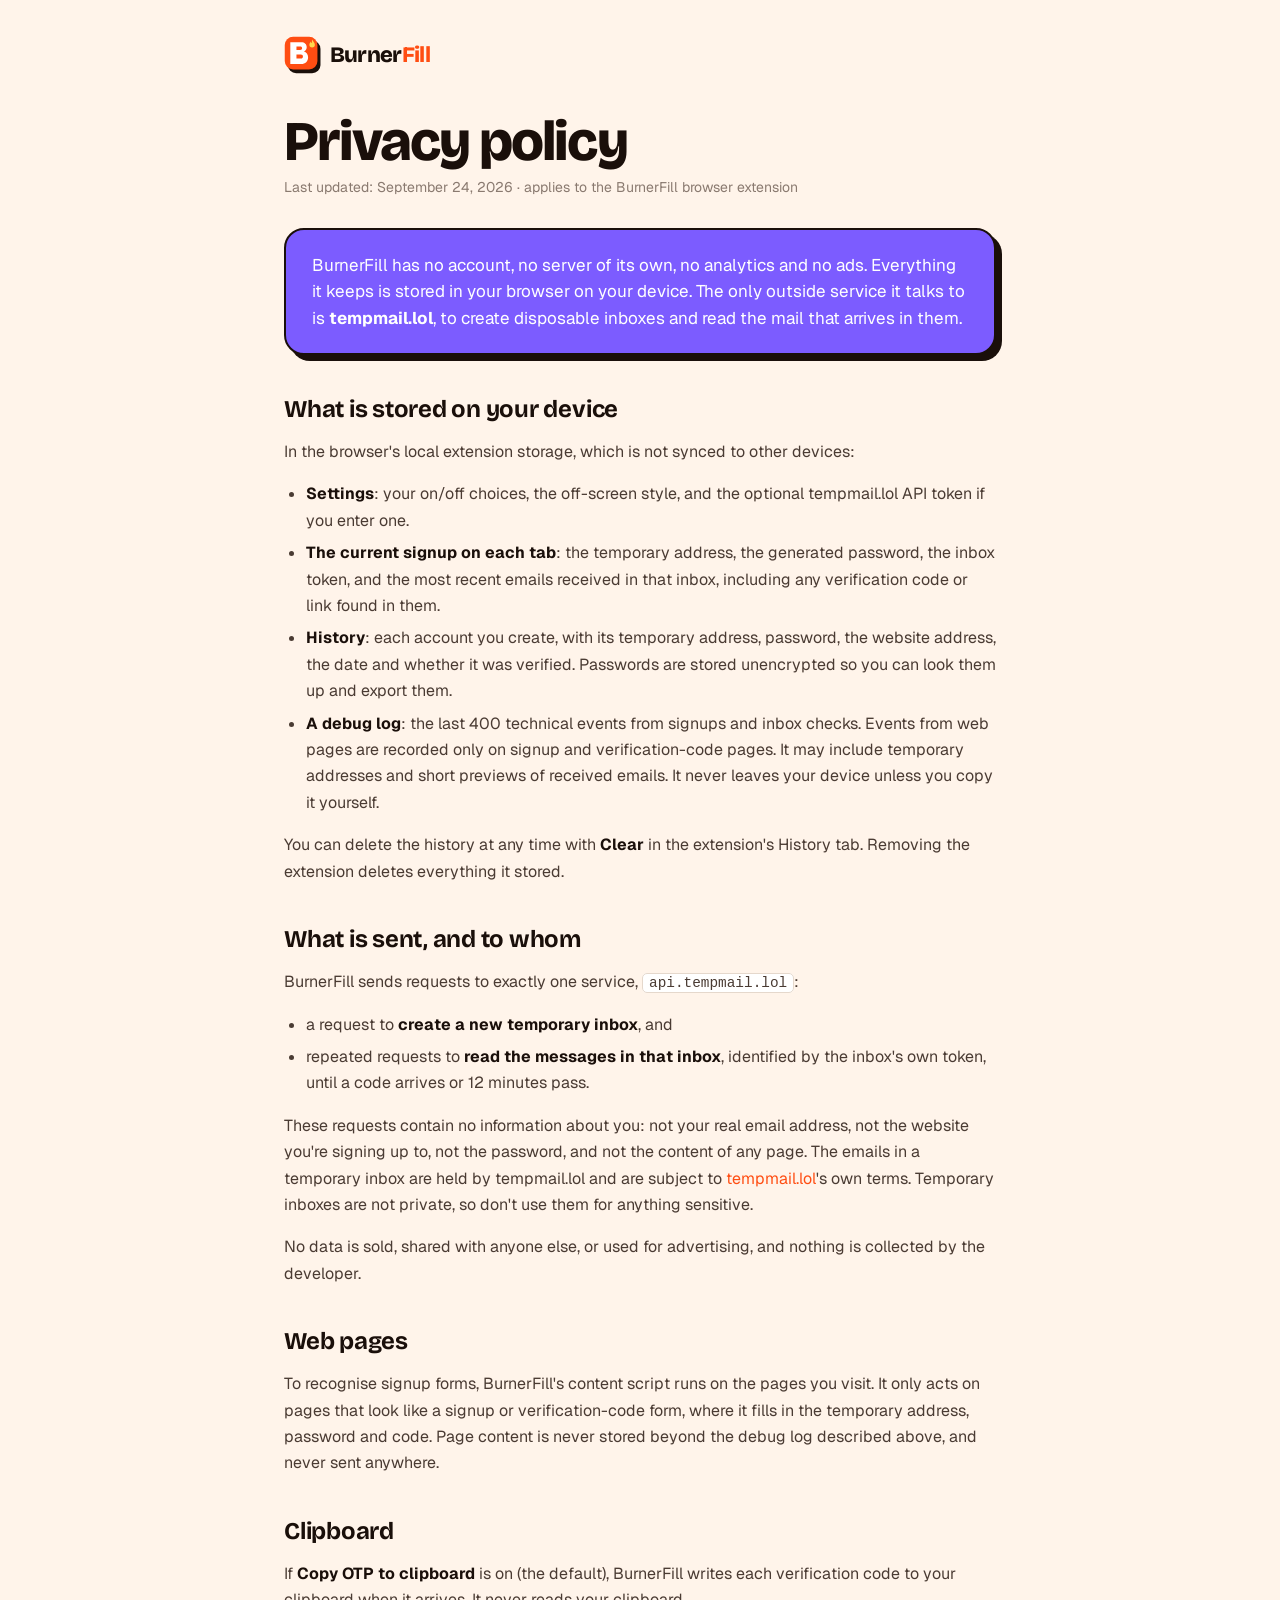
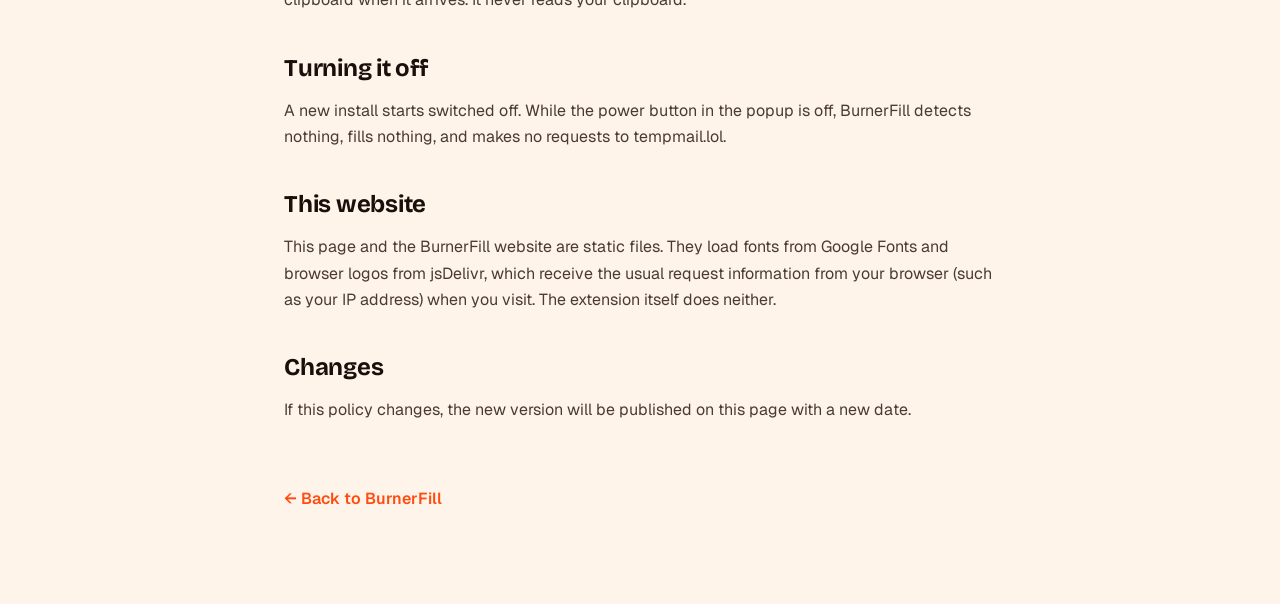
<file: privacy.html>
<!DOCTYPE html>
<html lang="en">
<head>
  <meta charset="utf-8">
  <meta name="viewport" content="width=device-width, initial-scale=1">
  <title>BurnerFill · Privacy policy</title>
  <meta name="description" content="What the BurnerFill browser extension stores, what it sends, and to whom.">
  <link rel="stylesheet" href="logo.css">
  <link rel="icon" type="image/svg+xml" href="svg/icon.svg">
  <link rel="icon" type="image/png" sizes="32x32" href="png/icon-32.png">
  <link rel="apple-touch-icon" href="png/apple-touch-icon.png">
  <link rel="preconnect" href="https://fonts.googleapis.com">
  <link rel="preconnect" href="https://fonts.gstatic.com" crossorigin>
  <link href="https://fonts.googleapis.com/css2?family=Bricolage+Grotesque:opsz,wght@12..96,700;12..96,800&family=Geist:wght@400;500;600&display=swap" rel="stylesheet">
  <link rel="stylesheet" href="styles.css">
  <style>
    .page { max-width: 760px; margin: 0 auto; padding: 24px 24px 96px; }
    .top { display: flex; align-items: center; gap: 10px; padding: 12px 0 40px; color: #1a0f0a; }
    h1 { margin: 0 0 8px; font-family: 'Bricolage Grotesque', sans-serif; font-weight: 800; font-size: clamp(36px, 6vw, 56px); line-height: 1; letter-spacing: -.035em; }
    .updated { color: #8a7a70; font-size: 14px; margin-bottom: 32px; }
    .summary { background: #7c5cff; color: #fff; border: 2px solid #1a0f0a; border-radius: 20px; padding: 22px 26px; box-shadow: 6px 6px 0 #1a0f0a; font-size: 17px; line-height: 1.55; margin-bottom: 40px; }
    h2 { margin: 40px 0 10px; font-family: 'Bricolage Grotesque', sans-serif; font-weight: 700; font-size: 24px; letter-spacing: -.01em; }
    p, li { font-size: 16px; line-height: 1.65; color: #4a3b33; }
    ul { padding-left: 22px; }
    li { margin: 6px 0; }
    strong { color: #1a0f0a; }
    code { font-family: 'Geist Mono', ui-monospace, monospace; font-size: .9em; background: #fff; border: 1px solid #e5d8cc; border-radius: 5px; padding: 1px 6px; }
    .back { display: inline-block; margin-top: 48px; font-weight: 600; }
  </style>
</head>
<body>
<div class="page">
  <div class="top"><a class="bf-logo" href="./" aria-label="BurnerFill home" style="--bf-size:38px"><svg viewBox="0 0 100 100" aria-hidden="true"><rect class="bf-shadow" x="10" y="12" width="86" height="86" rx="22"/><rect x="2" y="2" width="86" height="86" rx="22" fill="#ff4d12"/><g transform="translate(-5 0) scale(.9)"><path d="M24 18H56C66 18 72 24 72 32.5C72 38.5 69 43 64 45.5C71 48 76 53.5 76 62C76 73.5 68 82 56 82H24ZM42 31V41H53C56.5 41 58.5 39 58.5 36C58.5 33 56.5 31 53 31ZM42 54V66H55C59 66 61 63.5 61 60C61 56.5 59 54 55 54Z" fill="#fff" fill-rule="evenodd"/></g><g transform="translate(62 8) scale(.24)"><path d="M50 6C58 26 80 38 80 62A30 30 0 0 1 20 62C20 46 30 38 36 26C40 38 46 42 50 44C48 32 46 20 50 6Z" fill="#ffd84d"/></g></svg><span class="bf-word">Burner<span class="bf-fill">Fill</span></span></a></div>

  <h1>Privacy policy</h1>
  <div class="updated">Last updated: September 24, 2026 · applies to the BurnerFill browser extension</div>

  <div class="summary">
    BurnerFill has no account, no server of its own, no analytics and no ads. Everything it keeps is stored
    in your browser on your device. The only outside service it talks to is <strong style="color:#fff">tempmail.lol</strong>,
    to create disposable inboxes and read the mail that arrives in them.
  </div>

  <h2>What is stored on your device</h2>
  <p>In the browser's local extension storage, which is not synced to other devices:</p>
  <ul>
    <li><strong>Settings</strong>: your on/off choices, the off-screen style, and the optional tempmail.lol API token if you enter one.</li>
    <li><strong>The current signup on each tab</strong>: the temporary address, the generated password, the inbox token, and the most recent emails received in that inbox, including any verification code or link found in them.</li>
    <li><strong>History</strong>: each account you create, with its temporary address, password, the website address, the date and whether it was verified. Passwords are stored unencrypted so you can look them up and export them.</li>
    <li><strong>A debug log</strong>: the last 400 technical events from signups and inbox checks. Events from web pages are recorded only on signup and verification-code pages. It may include temporary addresses and short previews of received emails. It never leaves your device unless you copy it yourself.</li>
  </ul>
  <p>You can delete the history at any time with <strong>Clear</strong> in the extension's History tab. Removing the extension deletes everything it stored.</p>

  <h2>What is sent, and to whom</h2>
  <p>BurnerFill sends requests to exactly one service, <code>api.tempmail.lol</code>:</p>
  <ul>
    <li>a request to <strong>create a new temporary inbox</strong>, and</li>
    <li>repeated requests to <strong>read the messages in that inbox</strong>, identified by the inbox's own token, until a code arrives or 12 minutes pass.</li>
  </ul>
  <p>These requests contain no information about you: not your real email address, not the website you're signing up to,
    not the password, and not the content of any page. The emails in a temporary inbox are held by tempmail.lol and are
    subject to <a href="https://tempmail.lol">tempmail.lol</a>'s own terms. Temporary inboxes are not private, so don't use them for anything sensitive.</p>
  <p>No data is sold, shared with anyone else, or used for advertising, and nothing is collected by the developer.</p>

  <h2>Web pages</h2>
  <p>To recognise signup forms, BurnerFill's content script runs on the pages you visit. It only acts on pages that look like
    a signup or verification-code form, where it fills in the temporary address, password and code. Page content is never
    stored beyond the debug log described above, and never sent anywhere.</p>

  <h2>Clipboard</h2>
  <p>If <strong>Copy OTP to clipboard</strong> is on (the default), BurnerFill writes each verification code to your clipboard when it arrives.
    It never reads your clipboard.</p>

  <h2>Turning it off</h2>
  <p>A new install starts switched off. While the power button in the popup is off, BurnerFill detects nothing, fills nothing,
    and makes no requests to tempmail.lol.</p>

  <h2>This website</h2>
  <p>This page and the BurnerFill website are static files. They load fonts from Google Fonts and browser logos from jsDelivr,
    which receive the usual request information from your browser (such as your IP address) when you visit. The extension itself does neither.</p>

  <h2>Changes</h2>
  <p>If this policy changes, the new version will be published on this page with a new date.</p>

  <a class="back" href="./">← Back to BurnerFill</a>
</div>
</body>
</html>
</file>
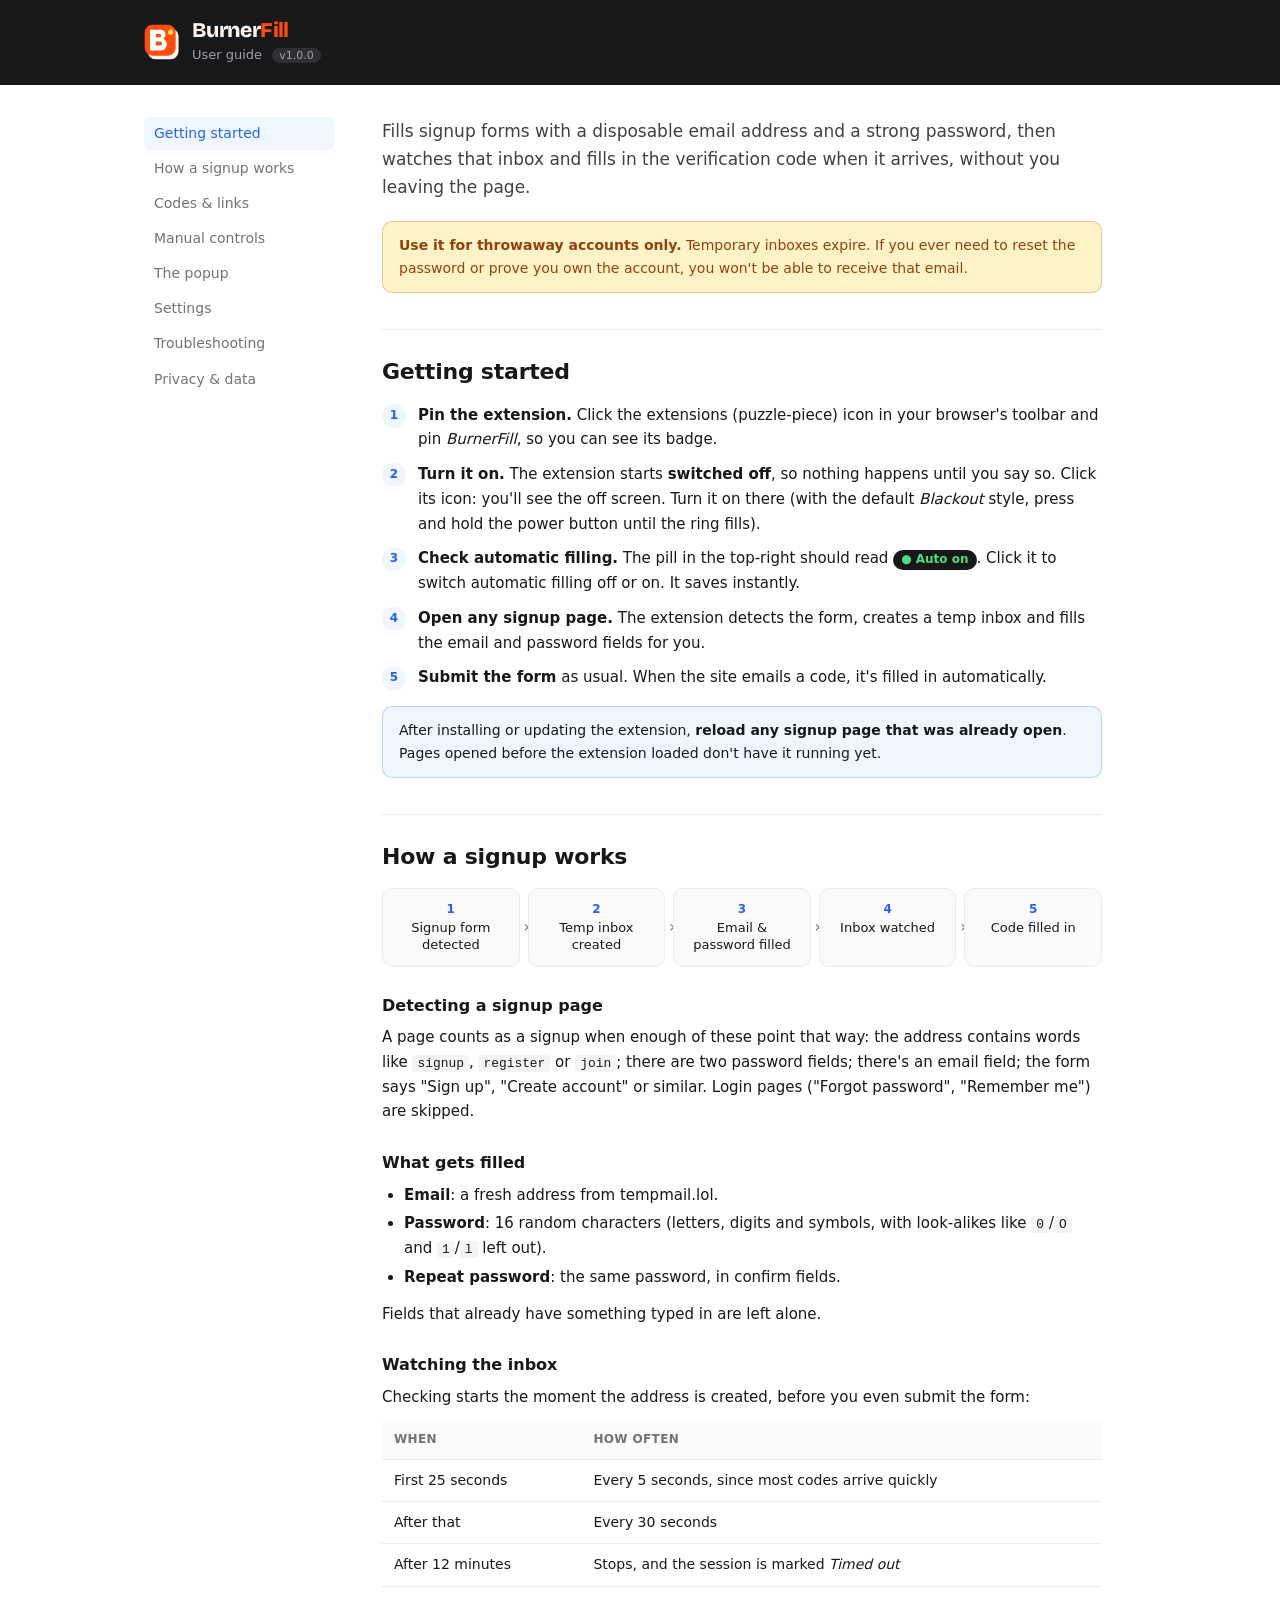
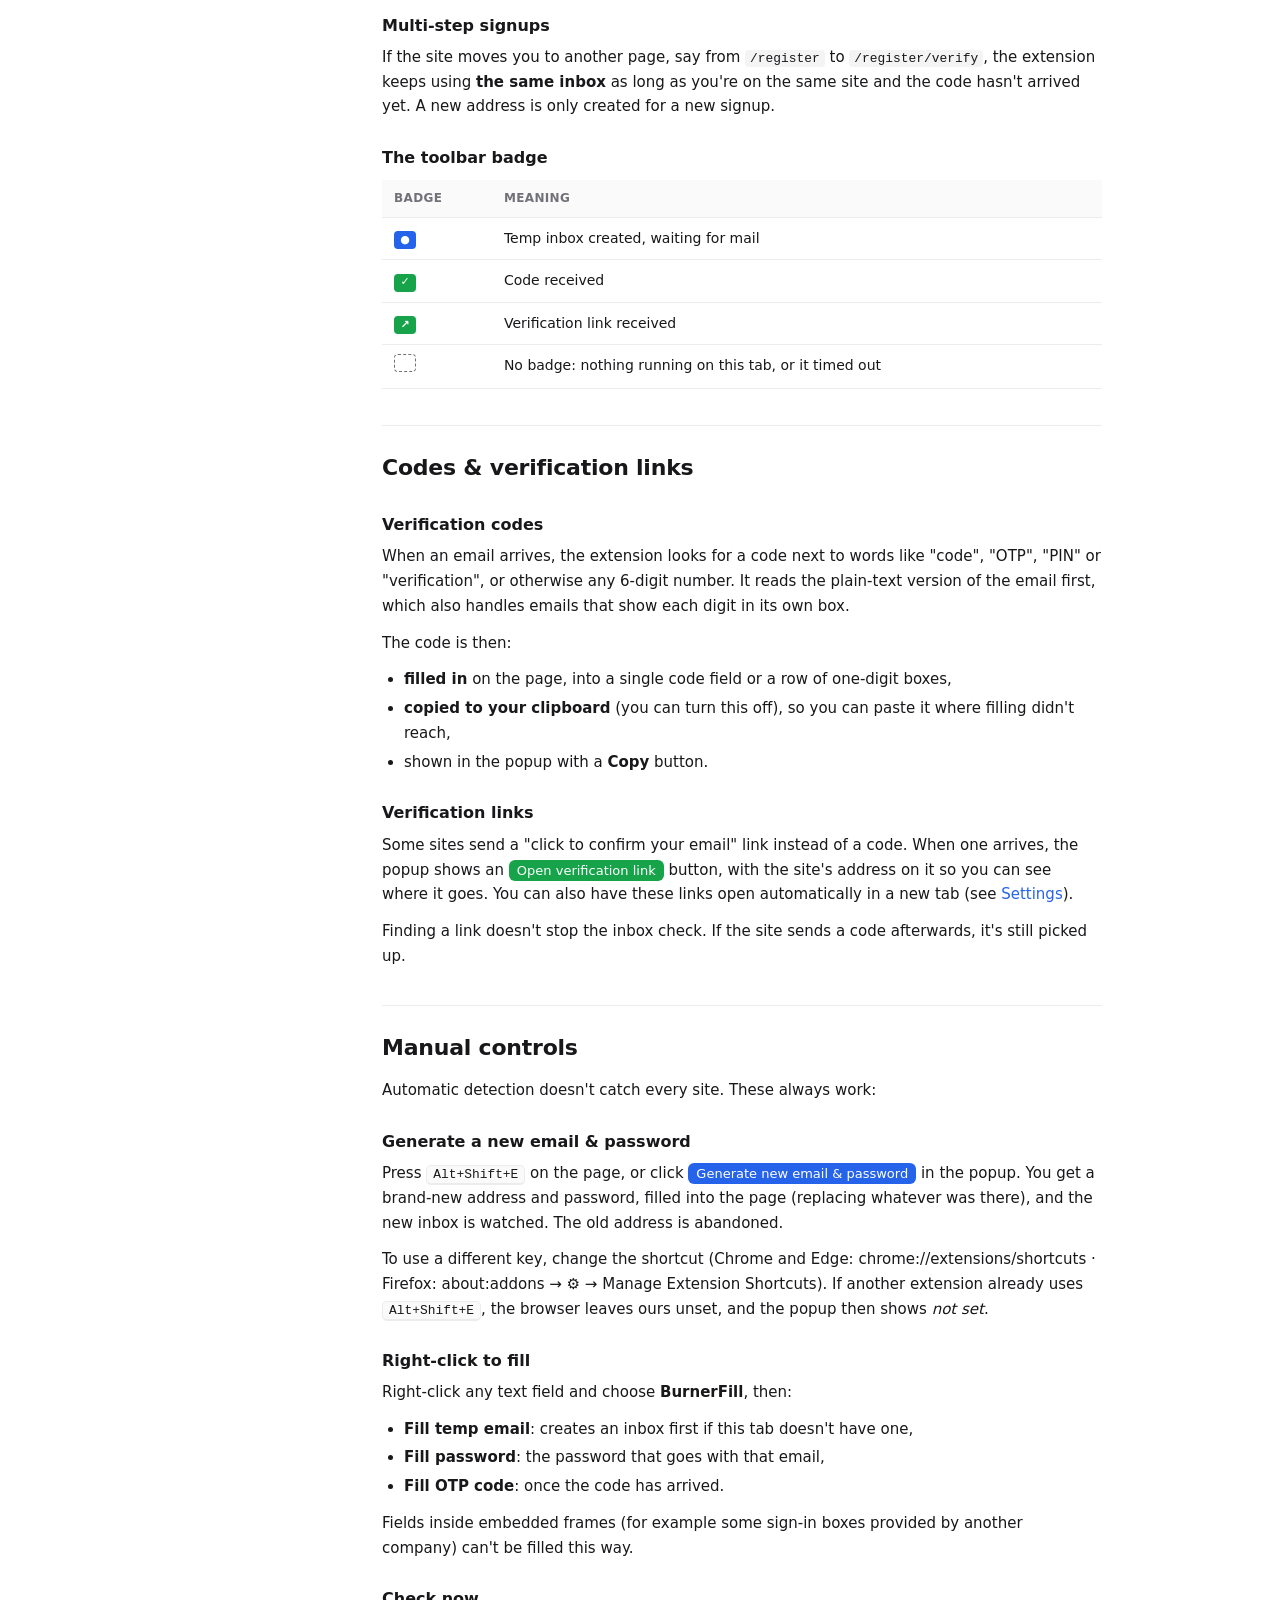
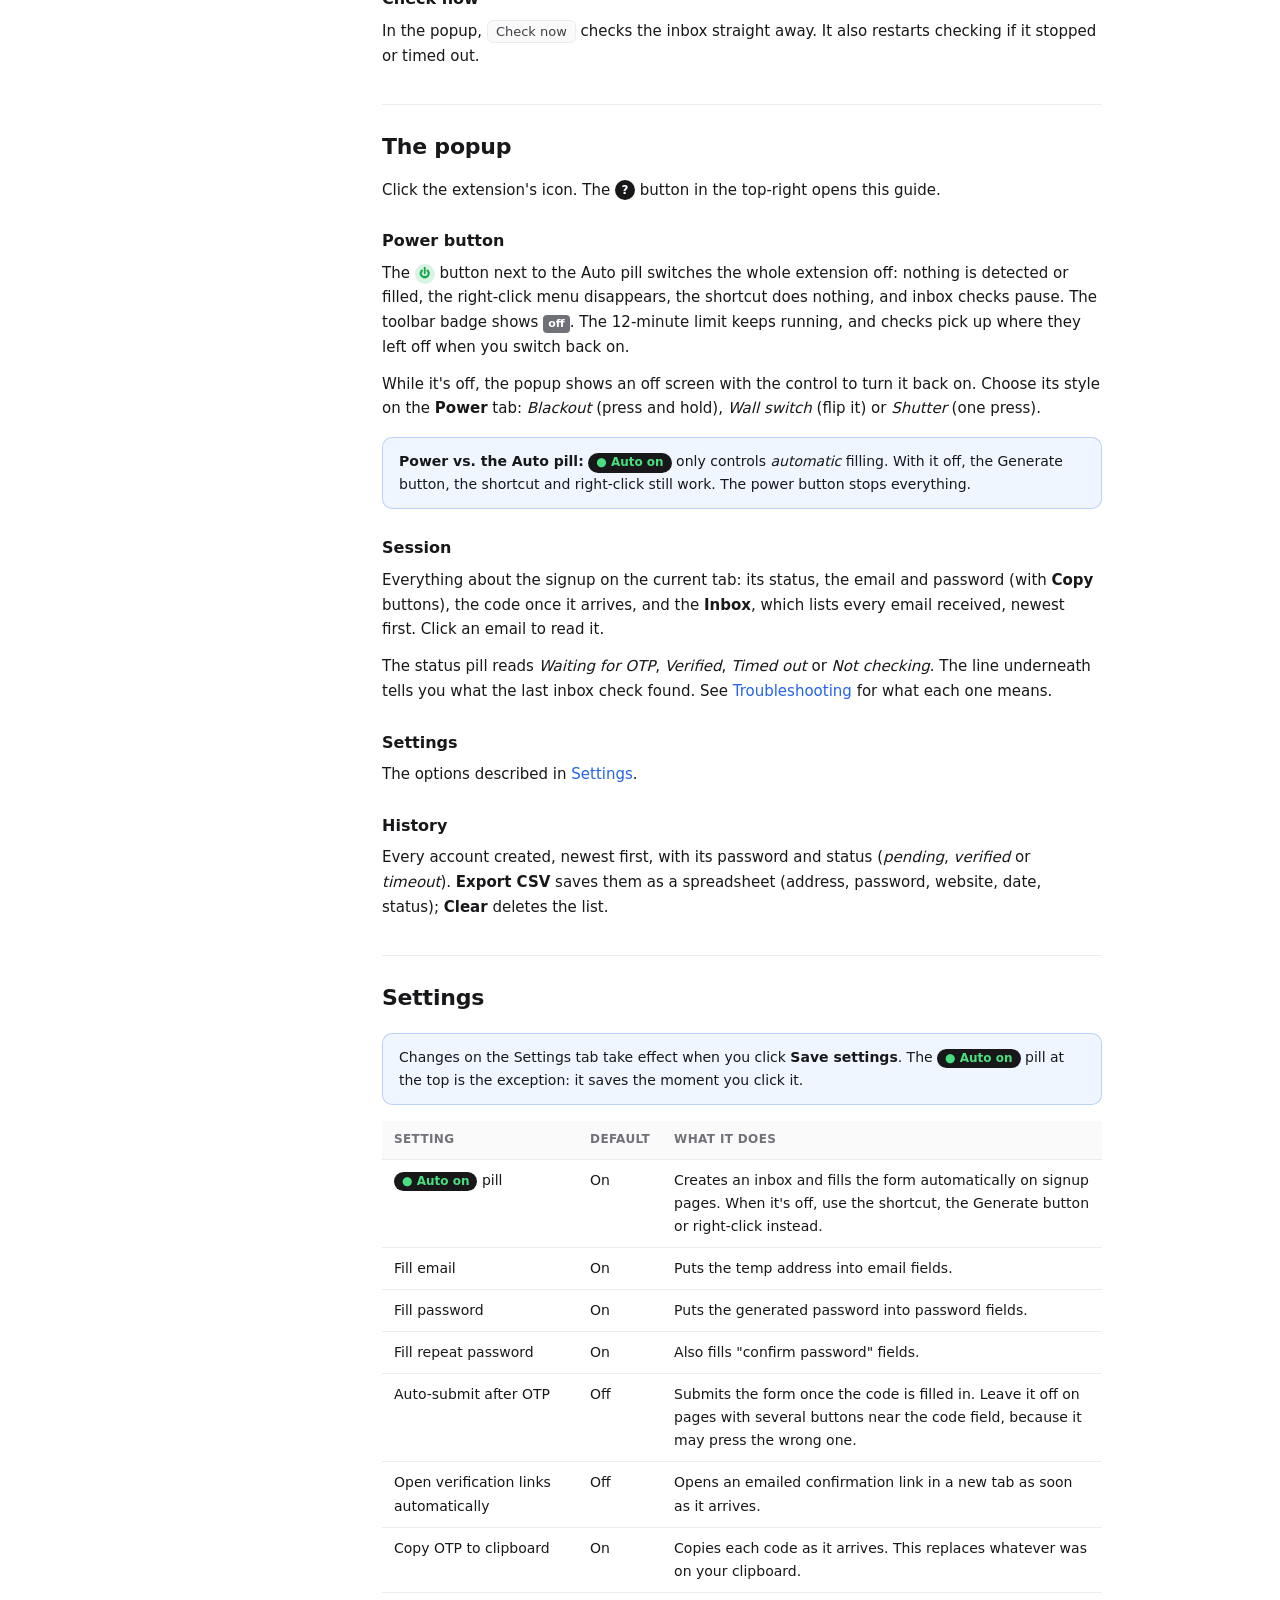
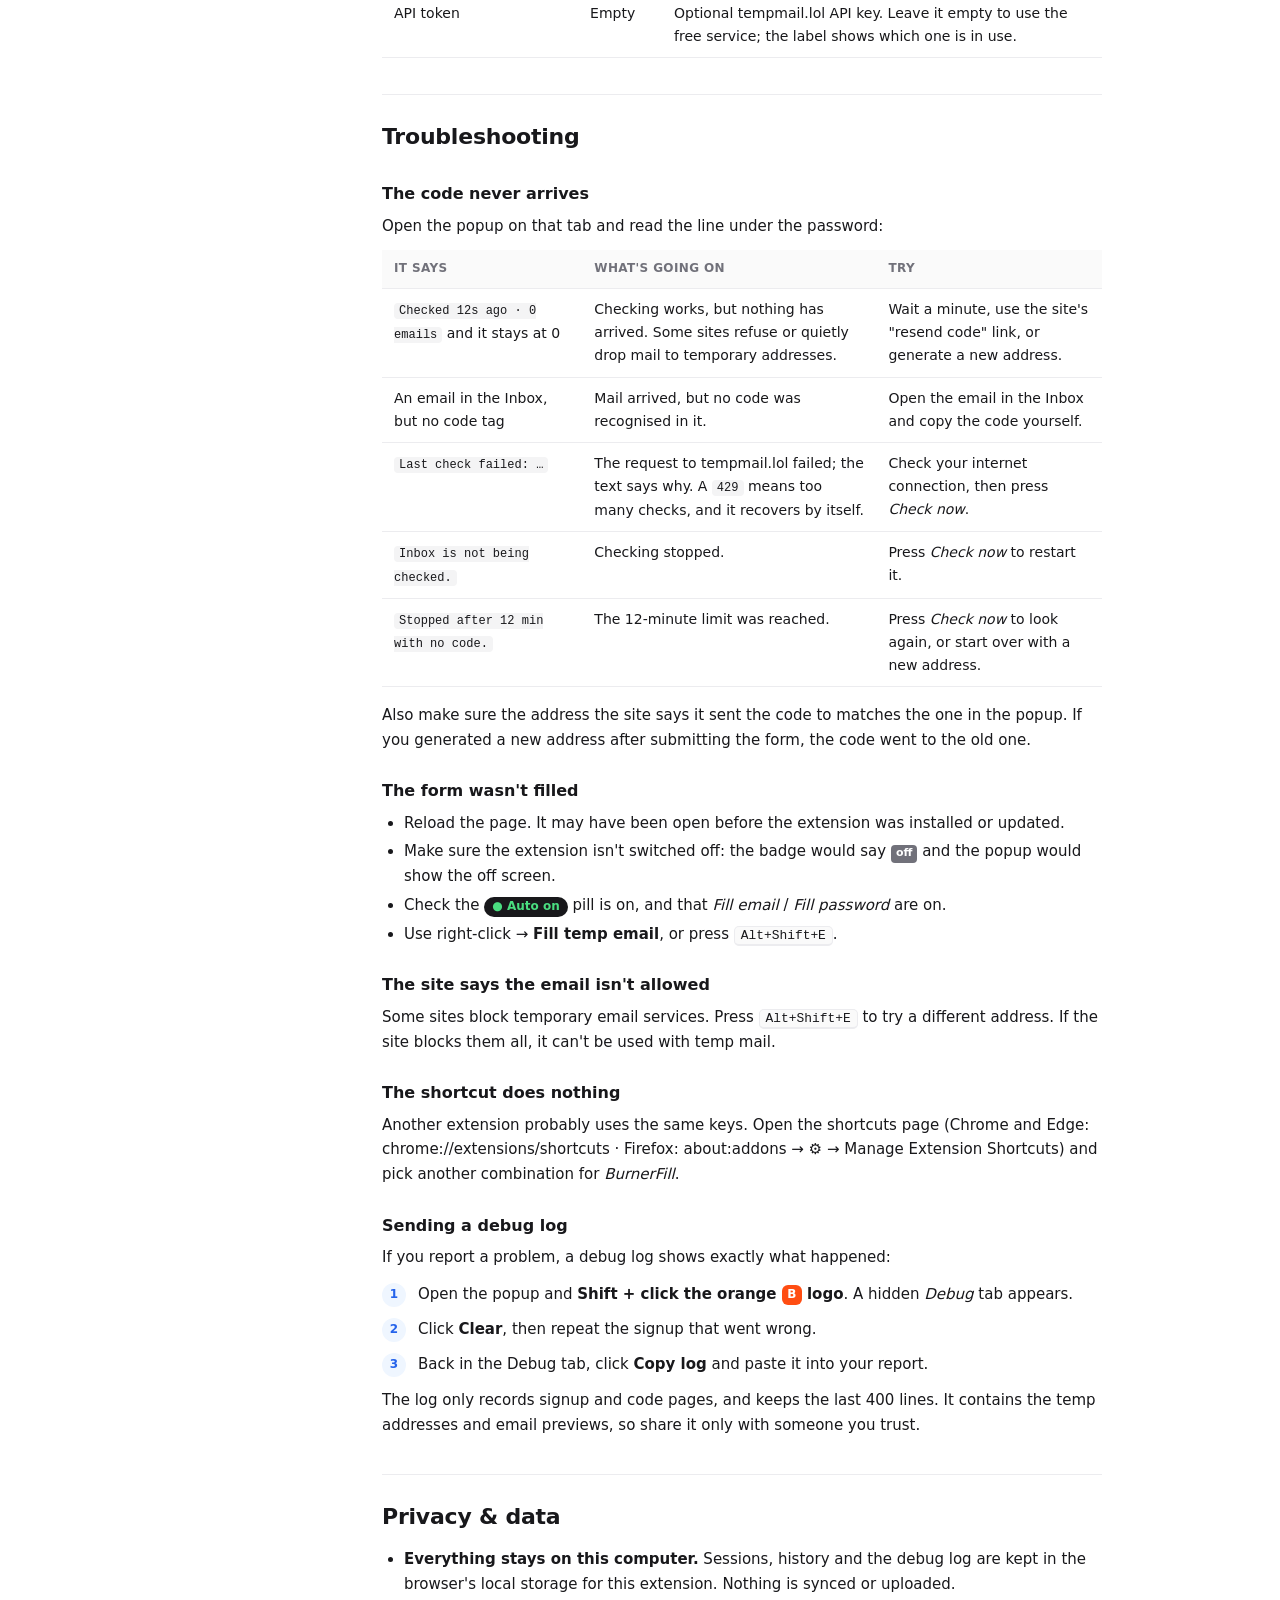
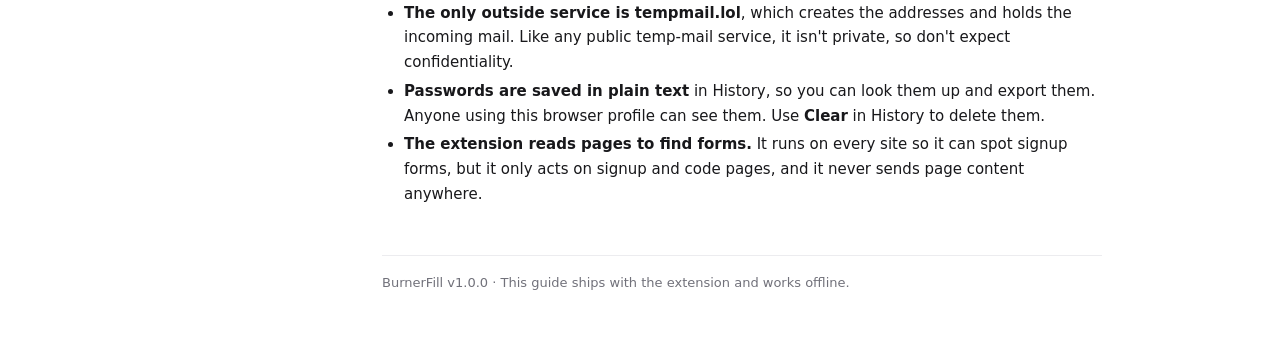
<file: guide/docs.html>
<!DOCTYPE html>
<html lang="en">
<head>
  <meta charset="utf-8">
  <meta name="viewport" content="width=device-width, initial-scale=1">
  <title>BurnerFill — Help</title>
  <link rel="icon" type="image/svg+xml" href="../svg/icon.svg">
  <link rel="icon" type="image/png" sizes="32x32" href="../png/icon-32.png">
  <link rel="stylesheet" href="docs.css">
</head>
<body>
  <header class="top">
    <div class="top-inner">
      <div class="logo" aria-hidden="true"><svg viewBox="0 0 100 100" aria-hidden="true"><rect class="bf-shadow" x="10" y="12" width="86" height="86" rx="22"/><rect x="2" y="2" width="86" height="86" rx="22" fill="#ff4d12"/><g transform="translate(-5 0) scale(.9)"><path d="M24 18H56C66 18 72 24 72 32.5C72 38.5 69 43 64 45.5C71 48 76 53.5 76 62C76 73.5 68 82 56 82H24ZM42 31V41H53C56.5 41 58.5 39 58.5 36C58.5 33 56.5 31 53 31ZM42 54V66H55C59 66 61 63.5 61 60C61 56.5 59 54 55 54Z" fill="#fff" fill-rule="evenodd"/></g><g transform="translate(62 8) scale(.24)"><path d="M50 6C58 26 80 38 80 62A30 30 0 0 1 20 62C20 46 30 38 36 26C40 38 46 42 50 44C48 32 46 20 50 6Z" fill="#ffd84d"/></g></svg></div>
      <div class="title">
        <h1>Burner<span class="fill">Fill</span></h1>
        <span class="sub">User guide <span id="version" class="version">v1.0.0</span></span>
      </div>
    </div>
  </header>

  <div class="layout">
    <nav class="toc" aria-label="Contents">
      <a href="#getting-started">Getting started</a>
      <a href="#how-it-works">How a signup works</a>
      <a href="#codes-and-links">Codes &amp; links</a>
      <a href="#manual">Manual controls</a>
      <a href="#popup">The popup</a>
      <a href="#settings">Settings</a>
      <a href="#troubleshooting">Troubleshooting</a>
      <a href="#privacy">Privacy &amp; data</a>
    </nav>

    <main>
      <p class="lead">Fills signup forms with a disposable email address and a strong password, then
        watches that inbox and fills in the verification code when it arrives, without you leaving the page.</p>

      <div class="callout warn">
        <strong>Use it for throwaway accounts only.</strong> Temporary inboxes expire. If you ever need to reset the
        password or prove you own the account, you won't be able to receive that email.
      </div>

      <!-- ============================================================ -->
      <section id="getting-started">
        <h2>Getting started</h2>
        <ol class="steps">
          <li><strong>Pin the extension.</strong> Click the extensions (puzzle-piece) icon in your browser's toolbar and pin
            <em>BurnerFill</em>, so you can see its badge.</li>
          <li><strong>Turn it on.</strong> The extension starts <strong>switched off</strong>, so nothing happens until
            you say so. Click its icon: you'll see the off screen. Turn it on there (with the default
            <em>Blackout</em> style, press and hold the power button until the ring fills).</li>
          <li><strong>Check automatic filling.</strong> The pill in the top-right should read
            <span class="pill on">● Auto on</span>. Click it to switch automatic filling off or on. It saves instantly.</li>
          <li><strong>Open any signup page.</strong> The extension detects the form, creates a temp inbox and fills
            the email and password fields for you.</li>
          <li><strong>Submit the form</strong> as usual. When the site emails a code, it's filled in automatically.</li>
        </ol>
        <div class="callout tip">
          After installing or updating the extension, <strong>reload any signup page that was already open</strong>.
          Pages opened before the extension loaded don't have it running yet.
        </div>
      </section>

      <!-- ============================================================ -->
      <section id="how-it-works">
        <h2>How a signup works</h2>
        <div class="flow">
          <div><b>1</b><span>Signup form detected</span></div>
          <div><b>2</b><span>Temp inbox created</span></div>
          <div><b>3</b><span>Email &amp; password filled</span></div>
          <div><b>4</b><span>Inbox watched</span></div>
          <div><b>5</b><span>Code filled in</span></div>
        </div>

        <h3>Detecting a signup page</h3>
        <p>A page counts as a signup when enough of these point that way: the address contains words like
          <code>signup</code>, <code>register</code> or <code>join</code>; there are two password fields; there's an
          email field; the form says "Sign up", "Create account" or similar. Login pages ("Forgot password",
          "Remember me") are skipped.</p>

        <h3>What gets filled</h3>
        <ul>
          <li><strong>Email</strong>: a fresh address from tempmail.lol.</li>
          <li><strong>Password</strong>: 16 random characters (letters, digits and symbols, with look-alikes like
            <code>0</code>/<code>O</code> and <code>1</code>/<code>l</code> left out).</li>
          <li><strong>Repeat password</strong>: the same password, in confirm fields.</li>
        </ul>
        <p>Fields that already have something typed in are left alone.</p>

        <h3>Watching the inbox</h3>
        <p>Checking starts the moment the address is created, before you even submit the form:</p>
        <table>
          <tr><th>When</th><th>How often</th></tr>
          <tr><td>First 25 seconds</td><td>Every 5 seconds, since most codes arrive quickly</td></tr>
          <tr><td>After that</td><td>Every 30 seconds</td></tr>
          <tr><td>After 12 minutes</td><td>Stops, and the session is marked <em>Timed out</em></td></tr>
        </table>

        <h3>Multi-step signups</h3>
        <p>If the site moves you to another page, say from <code>/register</code> to <code>/register/verify</code>, the
          extension keeps using <strong>the same inbox</strong> as long as you're on the same site and the code hasn't
          arrived yet. A new address is only created for a new signup.</p>

        <h3>The toolbar badge</h3>
        <table>
          <tr><th>Badge</th><th>Meaning</th></tr>
          <tr><td><span class="badge blue">●</span></td><td>Temp inbox created, waiting for mail</td></tr>
          <tr><td><span class="badge green">✓</span></td><td>Code received</td></tr>
          <tr><td><span class="badge green">↗</span></td><td>Verification link received</td></tr>
          <tr><td><span class="badge none"></span></td><td>No badge: nothing running on this tab, or it timed out</td></tr>
        </table>
      </section>

      <!-- ============================================================ -->
      <section id="codes-and-links">
        <h2>Codes &amp; verification links</h2>

        <h3>Verification codes</h3>
        <p>When an email arrives, the extension looks for a code next to words like "code", "OTP", "PIN" or
          "verification", or otherwise any 6-digit number. It reads the plain-text version of the email first, which
          also handles emails that show each digit in its own box.</p>
        <p>The code is then:</p>
        <ul>
          <li><strong>filled in</strong> on the page, into a single code field or a row of one-digit boxes,</li>
          <li><strong>copied to your clipboard</strong> (you can turn this off), so you can paste it where filling
            didn't reach,</li>
          <li>shown in the popup with a <strong>Copy</strong> button.</li>
        </ul>

        <h3>Verification links</h3>
        <p>Some sites send a "click to confirm your email" link instead of a code. When one arrives, the popup shows
          an <span class="btn green">Open verification link</span> button, with the site's address on it so you can
          see where it goes. You can also have these links open automatically in a new tab (see
          <a href="#settings">Settings</a>).</p>
        <p>Finding a link doesn't stop the inbox check. If the site sends a code afterwards, it's still picked up.</p>
      </section>

      <!-- ============================================================ -->
      <section id="manual">
        <h2>Manual controls</h2>
        <p>Automatic detection doesn't catch every site. These always work:</p>

        <h3>Generate a new email &amp; password</h3>
        <p>Press <kbd data-shortcut>Alt+Shift+E</kbd> on the page, or click
          <span class="btn">Generate new email &amp; password</span> in the popup. You get a brand-new address and
          password, filled into the page (replacing whatever was there), and the new inbox is watched.
          The old address is abandoned.</p>
        <p>To use a different key, <a href="#" data-open="chrome://extensions/shortcuts">change the shortcut</a>.
          If another extension already uses <kbd>Alt+Shift+E</kbd>, the browser leaves ours unset, and the popup then shows
          <em>not set</em>.</p>

        <h3>Right-click to fill</h3>
        <p>Right-click any text field and choose <strong>BurnerFill</strong>, then:</p>
        <ul>
          <li><strong>Fill temp email</strong>: creates an inbox first if this tab doesn't have one,</li>
          <li><strong>Fill password</strong>: the password that goes with that email,</li>
          <li><strong>Fill OTP code</strong>: once the code has arrived.</li>
        </ul>
        <p>Fields inside embedded frames (for example some sign-in boxes provided by another company) can't be filled this way.</p>

        <h3>Check now</h3>
        <p>In the popup, <span class="btn small">Check now</span> checks the inbox straight away. It also restarts
          checking if it stopped or timed out.</p>
      </section>

      <!-- ============================================================ -->
      <section id="popup">
        <h2>The popup</h2>
        <p>Click the extension's icon. The <span class="qmark">?</span> button in the top-right opens this guide.</p>

        <h3>Power button</h3>
        <p>The <span class="qmark power-dot">⏻</span> button next to the Auto pill switches the whole extension off:
          nothing is detected or filled, the right-click menu disappears, the shortcut does nothing, and inbox checks
          pause. The toolbar badge shows <span class="badge gray">off</span>. The 12-minute limit keeps running, and
          checks pick up where they left off when you switch back on.</p>
        <p>While it's off, the popup shows an off screen with the control to turn it back on. Choose its style on the
          <strong>Power</strong> tab: <em>Blackout</em> (press and hold), <em>Wall switch</em> (flip it) or
          <em>Shutter</em> (one press).</p>
        <div class="callout tip">
          <strong>Power vs. the Auto pill:</strong> <span class="pill on">● Auto on</span> only controls
          <em>automatic</em> filling. With it off, the Generate button, the shortcut and right-click still work.
          The power button stops everything.
        </div>

        <h3>Session</h3>
        <p>Everything about the signup on the current tab: its status, the email and password (with
          <strong>Copy</strong> buttons), the code once it arrives, and the <strong>Inbox</strong>, which lists every
          email received, newest first. Click an email to read it.</p>
        <p>The status pill reads <em>Waiting for OTP</em>, <em>Verified</em>, <em>Timed out</em> or
          <em>Not checking</em>. The line underneath tells you what the last inbox check found. See
          <a href="#troubleshooting">Troubleshooting</a> for what each one means.</p>

        <h3>Settings</h3>
        <p>The options described in <a href="#settings">Settings</a>.</p>

        <h3>History</h3>
        <p>Every account created, newest first, with its password and status
          (<em>pending</em>, <em>verified</em> or <em>timeout</em>).
          <strong>Export CSV</strong> saves them as a spreadsheet (address, password, website, date, status);
          <strong>Clear</strong> deletes the list.</p>
      </section>

      <!-- ============================================================ -->
      <section id="settings">
        <h2>Settings</h2>
        <div class="callout tip">
          Changes on the Settings tab take effect when you click <strong>Save settings</strong>.
          The <span class="pill on">● Auto on</span> pill at the top is the exception: it saves the moment you click it.
        </div>
        <table>
          <tr><th>Setting</th><th>Default</th><th>What it does</th></tr>
          <tr><td><span class="pill on">● Auto on</span> pill</td><td>On</td><td>Creates an inbox and fills the form automatically on signup pages. When it's off, use the shortcut, the Generate button or right-click instead.</td></tr>
          <tr><td>Fill email</td><td>On</td><td>Puts the temp address into email fields.</td></tr>
          <tr><td>Fill password</td><td>On</td><td>Puts the generated password into password fields.</td></tr>
          <tr><td>Fill repeat password</td><td>On</td><td>Also fills "confirm password" fields.</td></tr>
          <tr><td>Auto-submit after OTP</td><td>Off</td><td>Submits the form once the code is filled in. Leave it off on pages with several buttons near the code field, because it may press the wrong one.</td></tr>
          <tr><td>Open verification links automatically</td><td>Off</td><td>Opens an emailed confirmation link in a new tab as soon as it arrives.</td></tr>
          <tr><td>Copy OTP to clipboard</td><td>On</td><td>Copies each code as it arrives. This replaces whatever was on your clipboard.</td></tr>
          <tr><td>API token</td><td>Empty</td><td>Optional tempmail.lol API key. Leave it empty to use the free service; the label shows which one is in use.</td></tr>
        </table>
      </section>

      <!-- ============================================================ -->
      <section id="troubleshooting">
        <h2>Troubleshooting</h2>

        <h3>The code never arrives</h3>
        <p>Open the popup on that tab and read the line under the password:</p>
        <table>
          <tr><th>It says</th><th>What's going on</th><th>Try</th></tr>
          <tr><td><code>Checked 12s ago · 0 emails</code> and it stays at 0</td>
            <td>Checking works, but nothing has arrived. Some sites refuse or quietly drop mail to temporary addresses.</td>
            <td>Wait a minute, use the site's "resend code" link, or generate a new address.</td></tr>
          <tr><td>An email in the Inbox, but no code tag</td>
            <td>Mail arrived, but no code was recognised in it.</td>
            <td>Open the email in the Inbox and copy the code yourself.</td></tr>
          <tr><td><code>Last check failed: …</code></td>
            <td>The request to tempmail.lol failed; the text says why. A <code>429</code> means too many checks, and it recovers by itself.</td>
            <td>Check your internet connection, then press <em>Check now</em>.</td></tr>
          <tr><td><code>Inbox is not being checked.</code></td>
            <td>Checking stopped.</td>
            <td>Press <em>Check now</em> to restart it.</td></tr>
          <tr><td><code>Stopped after 12 min with no code.</code></td>
            <td>The 12-minute limit was reached.</td>
            <td>Press <em>Check now</em> to look again, or start over with a new address.</td></tr>
        </table>
        <p>Also make sure the address the site says it sent the code to matches the one in the popup. If you
          generated a new address after submitting the form, the code went to the old one.</p>

        <h3>The form wasn't filled</h3>
        <ul>
          <li>Reload the page. It may have been open before the extension was installed or updated.</li>
          <li>Make sure the extension isn't switched off: the badge would say <span class="badge gray">off</span> and the
            popup would show the off screen.</li>
          <li>Check the <span class="pill on">● Auto on</span> pill is on, and that <em>Fill email</em> / <em>Fill password</em> are on.</li>
          <li>Use right-click → <strong>Fill temp email</strong>, or press <kbd data-shortcut>Alt+Shift+E</kbd>.</li>
        </ul>

        <h3>The site says the email isn't allowed</h3>
        <p>Some sites block temporary email services. Press <kbd data-shortcut>Alt+Shift+E</kbd> to try a different
          address. If the site blocks them all, it can't be used with temp mail.</p>

        <h3>The shortcut does nothing</h3>
        <p>Another extension probably uses the same keys. <a href="#" data-open="chrome://extensions/shortcuts">Open the
          shortcuts page</a> and pick another combination for <em>BurnerFill</em>.</p>

        <h3 id="debug-log">Sending a debug log</h3>
        <p>If you report a problem, a debug log shows exactly what happened:</p>
        <ol class="steps">
          <li>Open the popup and <strong>Shift + click the orange <span class="logo-inline">B</span> logo</strong>. A hidden
            <em>Debug</em> tab appears.</li>
          <li>Click <strong>Clear</strong>, then repeat the signup that went wrong.</li>
          <li>Back in the Debug tab, click <strong>Copy log</strong> and paste it into your report.</li>
        </ol>
        <p>The log only records signup and code pages, and keeps the last 400 lines. It contains the temp addresses
          and email previews, so share it only with someone you trust.</p>
      </section>

      <!-- ============================================================ -->
      <section id="privacy">
        <h2>Privacy &amp; data</h2>
        <ul>
          <li><strong>Everything stays on this computer.</strong> Sessions, history and the debug log are kept in
            the browser's local storage for this extension. Nothing is synced or uploaded.</li>
          <li><strong>The only outside service is tempmail.lol</strong>, which creates the addresses and holds the
            incoming mail. Like any public temp-mail service, it isn't private, so don't expect confidentiality.</li>
          <li><strong>Passwords are saved in plain text</strong> in History, so you can look them up and export them.
            Anyone using this browser profile can see them. Use <strong>Clear</strong> in History to delete them.</li>
          <li><strong>The extension reads pages to find forms.</strong> It runs on every site so it can spot signup
            forms, but it only acts on signup and code pages, and it never sends page content anywhere.</li>
        </ul>
      </section>

      <footer>BurnerFill <span class="version-copy">v1.0.0</span> · This guide ships with the extension and works offline.</footer>
    </main>
  </div>

  <script src="docs.js"></script>
</body>
</html>
</file>
<file: logo.css>
/* BurnerFill logo component (1a "stamp" - source SVGs in brand/).
   <a class="bf-logo" style="--bf-size:40px"> <svg>...mark...</svg> <span class="bf-word">Burner<span class="bf-fill">Fill</span></span> </a>
   Proportions follow lockup.svg: wordmark 0.58x the mark height, 0.2x gap.
   Needs Bricolage Grotesque 800 loaded by the page (falls back like lockup.svg does). */
.bf-logo {
  --bf-size: 34px;
  display: inline-flex;
  align-items: center;
  gap: calc(var(--bf-size) * 0.2);
  color: #1a0f0a;
  text-decoration: none;
  line-height: 1;
}
.bf-logo svg { width: var(--bf-size); height: var(--bf-size); flex: none; display: block; }
.bf-logo .bf-shadow { fill: #1a0f0a; }
.bf-word {
  font-family: "Bricolage Grotesque", "Arial Black", sans-serif;
  font-weight: 800;
  font-size: calc(var(--bf-size) * 0.58);
  letter-spacing: -0.03em;
  white-space: nowrap;
}
.bf-fill { color: #ff4d12; }

/* on dark backgrounds: light offset shadow and light "Burner" */
.bf-logo--dark { color: #fff4ea; }
.bf-logo--dark .bf-shadow { fill: #fff4ea; }

.bf-logo--mark-only .bf-word { display: none; }
</file>
<file: styles.css>
html { scroll-behavior: smooth; }
body { margin: 0; background: #fff4ea; color: #1a0f0a; font-family: 'Geist', system-ui, sans-serif; -webkit-font-smoothing: antialiased; }
* { box-sizing: border-box; }
a { color: #ff4d12; text-decoration: none; }
a:hover { color: #d93a04; }
img { max-width: 100%; }

/* hover states */
.h1:hover{background:#ff4d12 !important;color:#fff !important}
.h2:hover{transform:translate(-2px,-2px) !important;box-shadow:6px 6px 0 #1a0f0a !important;color:#fff !important}
.h3:hover{transform:translate(-2px,-2px) !important;box-shadow:6px 6px 0 #1a0f0a !important;color:#1a0f0a !important}
.h4:hover{color:#ff4d12 !important}
.h5:hover{transform:translate(-2px,-2px) !important;box-shadow:7px 7px 0 #fff4ea !important;color:#fff !important}
.h6:hover{transform:translate(-2px,-2px) !important;box-shadow:7px 7px 0 #fff4ea !important;color:#fff !important}
.h7:hover{transform:translate(-2px,-2px) !important;box-shadow:5px 5px 0 #1a0f0a !important;color:#fff !important}
.h8:hover{background:#fff4ea !important}
.h9:hover{background:#fff4ea !important}
.h10:hover{background:#fff4ea !important}
.h11:hover{background:#fff4ea !important}
.h12:hover{background:#fff4ea !important}
.h13:hover{background:#fff4ea !important}
.h14:hover{color:#fff !important}
.h15:hover{color:#fff !important}
.h16:hover{color:#fff !important}

@media (prefers-reduced-motion: reduce) {
  html { scroll-behavior: auto; }
}

/* store buttons before the listings go live (see LINKS in script.js) */
a[aria-disabled="true"] { pointer-events: none; }
</file>
<file: guide/docs.css>
/* User guide - same palette as the popup; bundled/system fonts so it works fully offline */
@font-face { font-family: "Bricolage Grotesque"; src: url("../fonts/BricolageGrotesque-800.woff2") format("woff2"); font-weight: 800; font-display: block; }
:root {
  --bg: #fff;
  --surface: #fafafa;
  --border: #ececef;
  --text: #18181b;
  --text-2: #3f3f46;
  --muted: #71717a;
  --accent: #2563eb;
  --accent-soft: #eff6ff;
  --green: #16a34a;
  --green-soft: #dcfce7;
  --green-text: #15803d;
  --amber-soft: #fef3c7;
  --amber-text: #92400e;
  --code-bg: #f4f4f5;
  --header: #18181b;
  --font: system-ui, -apple-system, "Segoe UI", Roboto, sans-serif;
  --mono: ui-monospace, "Cascadia Mono", Consolas, monospace;
}
@media (prefers-color-scheme: dark) {
  :root {
    --bg: #111113;
    --surface: #18181b;
    --border: #27272a;
    --text: #f4f4f5;
    --text-2: #d4d4d8;
    --muted: #a1a1aa;
    --accent: #60a5fa;
    --accent-soft: #172554;
    --green: #22c55e;
    --green-soft: #14532d;
    --green-text: #86efac;
    --amber-soft: #422006;
    --amber-text: #fcd34d;
    --code-bg: #27272a;
    --header: #09090b;
  }
}

* { box-sizing: border-box; }
html { scroll-behavior: smooth; scroll-padding-top: 20px; }
body { margin: 0; background: var(--bg); color: var(--text); font: 15px/1.65 var(--font); }
a { color: var(--accent); text-decoration: none; }
a:hover { text-decoration: underline; }

/* header */
.top { background: var(--header); color: #fff; }
.top-inner { max-width: 1040px; margin: 0 auto; padding: 18px 24px; display: flex; align-items: center; gap: 12px; }
/* logo (brand/: 1a "stamp", on-dark variant) */
.logo { width: 36px; height: 36px; flex: none; }
.logo svg { width: 100%; height: 100%; display: block; }
.logo .bf-shadow { fill: #fff4ea; }
.title h1 { margin: 0; font-family: "Bricolage Grotesque", "Arial Black", sans-serif; font-weight: 800; font-size: 21px; letter-spacing: -.03em; line-height: 1.15; color: #fff4ea; }
.title h1 .fill { color: #ff4d12; }
.sub { font-size: 13px; color: #a1a1aa; }
.version { margin-left: 6px; padding: 1px 7px; border-radius: 999px; background: rgba(255,255,255,.1); font-size: 11px; }
.version:empty { display: none; }

/* layout */
.layout { max-width: 1040px; margin: 0 auto; padding: 32px 24px 64px; display: grid; grid-template-columns: 190px minmax(0, 1fr); gap: 48px; }
.toc { position: sticky; top: 24px; align-self: start; display: flex; flex-direction: column; gap: 2px; }
.toc a { padding: 5px 10px; border-radius: 6px; color: var(--muted); font-size: 14px; }
.toc a:hover { background: var(--surface); color: var(--text); text-decoration: none; }
.toc a.active { background: var(--accent-soft); color: var(--accent); font-weight: 500; }
main { min-width: 0; max-width: 720px; }

/* type */
.lead { margin: 0 0 20px; font-size: 17px; color: var(--text-2); }
section { padding-top: 12px; margin-top: 36px; border-top: 1px solid var(--border); }
h2 { margin: 12px 0 12px; font-size: 22px; font-weight: 600; letter-spacing: -.01em; }
h3 { margin: 26px 0 6px; font-size: 16px; font-weight: 600; }
p, ul, ol { margin: 0 0 12px; }
ul, ol { padding-left: 22px; }
li { margin: 4px 0; }
code, kbd { font-family: var(--mono); font-size: .86em; }
code { padding: 1px 5px; border-radius: 4px; background: var(--code-bg); }
kbd { padding: 1px 6px; border: 1px solid var(--border); border-bottom-width: 2px; border-radius: 5px; background: var(--surface); white-space: nowrap; }

/* numbered steps */
.steps { list-style: none; padding: 0; counter-reset: step; }
.steps li { position: relative; padding-left: 36px; margin: 10px 0; counter-increment: step; }
.steps li::before { content: counter(step); position: absolute; left: 0; top: 1px; width: 24px; height: 24px; border-radius: 50%; background: var(--accent-soft); color: var(--accent); font-size: 12px; font-weight: 600; display: flex; align-items: center; justify-content: center; }

/* flow strip */
.flow { display: grid; grid-template-columns: repeat(5, 1fr); gap: 8px; margin: 8px 0 18px; }
.flow div { position: relative; padding: 12px 10px; border: 1px solid var(--border); border-radius: 10px; background: var(--surface); text-align: center; font-size: 13px; line-height: 1.35; }
.flow b { display: block; margin-bottom: 2px; color: var(--accent); font-size: 12px; }
.flow div:not(:last-child)::after { content: "›"; position: absolute; right: -8px; top: 50%; transform: translate(50%, -50%); color: var(--muted); font-size: 16px; }

/* callouts */
.callout { margin: 16px 0; padding: 12px 16px; border-radius: 10px; border: 1px solid; font-size: 14px; }
.callout.tip { background: var(--accent-soft); border-color: color-mix(in srgb, var(--accent) 25%, transparent); }
.callout.warn { background: var(--amber-soft); border-color: color-mix(in srgb, var(--amber-text) 25%, transparent); color: var(--amber-text); }

/* tables */
table { width: 100%; margin: 8px 0 16px; border-collapse: collapse; font-size: 14px; }
th, td { padding: 9px 12px; border-bottom: 1px solid var(--border); text-align: left; vertical-align: top; }
th { background: var(--surface); font-size: 12px; font-weight: 600; letter-spacing: .03em; text-transform: uppercase; color: var(--muted); }
td:first-child { white-space: nowrap; }
#troubleshooting td:first-child, #settings td:first-child { white-space: normal; min-width: 150px; }

/* inline replicas of popup UI */
.pill { display: inline-flex; align-items: center; gap: 4px; padding: 0 8px; border-radius: 999px; font-size: 12px; font-weight: 600; white-space: nowrap; }
.pill.on { background: #18181b; color: #4ade80; }
.badge { display: inline-flex; align-items: center; justify-content: center; min-width: 22px; height: 18px; padding: 0 5px; border-radius: 4px; color: #fff; font-size: 11px; font-weight: 700; }
.badge.blue { background: #2563eb; }
.badge.green { background: #16a34a; }
.badge.none { border: 1px dashed var(--muted); }
.badge.gray { background: #71717a; }
.qmark.power-dot { background: rgba(34,197,94,.18); color: #16a34a; font-size: 11px; }
.btn { display: inline-block; padding: 0 8px; border-radius: 6px; background: #2563eb; color: #fff; font-size: 13px; font-weight: 500; white-space: nowrap; }
.btn.green { background: #16a34a; }
.btn.small { background: var(--surface); color: var(--text-2); border: 1px solid var(--border); }
.qmark, .logo-inline { display: inline-flex; align-items: center; justify-content: center; width: 20px; height: 20px; border-radius: 6px; font-size: 12px; font-weight: 700; vertical-align: 1px; }
.qmark { background: #18181b; color: #fff; border-radius: 50%; }
.logo-inline { background: #ff4d12; color: #fff; }

footer { margin-top: 48px; padding-top: 16px; border-top: 1px solid var(--border); font-size: 13px; color: var(--muted); }

/* narrow screens: contents become a scrollable row */
@media (max-width: 760px) {
  /* minmax(0, …): a plain 1fr track grows to fit the nowrap contents row */
  .layout { grid-template-columns: minmax(0, 1fr); gap: 20px; padding: 16px 16px 48px; }
  .toc { position: static; min-width: 0; flex-direction: row; overflow-x: auto; gap: 4px; padding-bottom: 6px; border-bottom: 1px solid var(--border); }
  .toc a { white-space: nowrap; }
  .top-inner { padding: 14px 16px; }
  .flow { grid-template-columns: 1fr; }
  .flow div:not(:last-child)::after { content: "⌄"; right: 50%; top: auto; bottom: -13px; transform: translateX(50%); }
  td:first-child { white-space: normal; }
}
</file>
